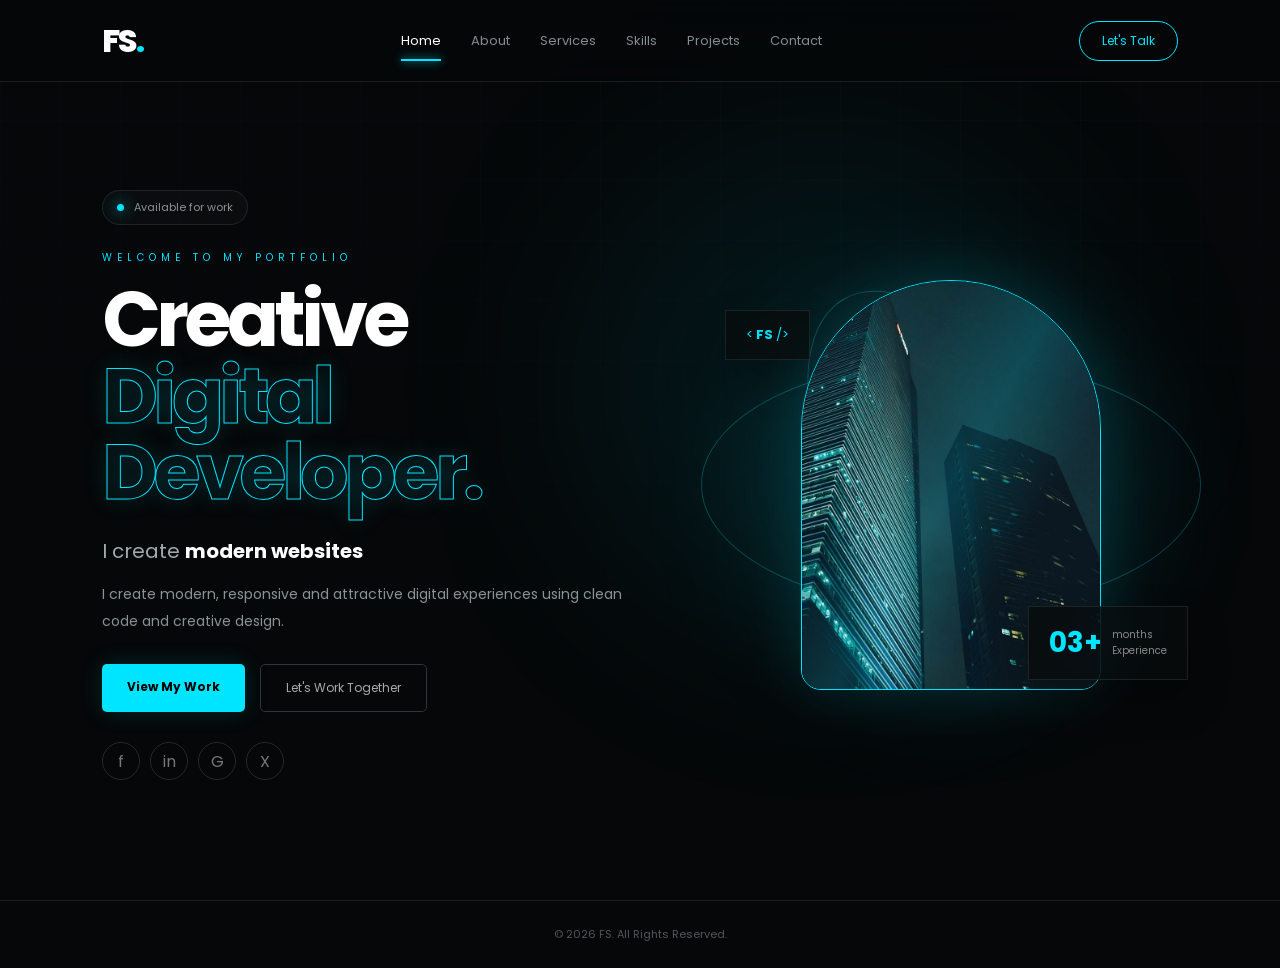
<file: index.html>
<!DOCTYPE html>
<html lang="en">

<head>
    <meta charset="UTF-8">
    <meta name="viewport" content="width=device-width, initial-scale=1.0">

    <title>FS | Home</title>

    <link rel="preconnect" href="https://fonts.googleapis.com">
    <link rel="preconnect" href="https://fonts.gstatic.com" crossorigin>

    <link href="https://fonts.googleapis.com/css2?family=Poppins:wght@300;400;500;600;700;800&display=swap"
        rel="stylesheet">

    <link rel="stylesheet" href="index.css">
   
</head>

<body>

    <div class="background">
        <span class="shape shape1"></span>
        <span class="shape shape2"></span>
        <span class="shape shape3"></span>
    </div>

    <header>

        <a href="index.html" class="logo" style="text-decoration: none;">
            FS<span>.</span></a>

        <nav>
            <a href="index.html" class="active">Home</a>
            <a href="about.html">About</a>
            <a href="services.html">Services</a>
            <a href="skills.html">Skills</a>
            <a href="projects.html">Projects</a>
            <a href="contact.html">Contact</a>
        </nav>

        <a href="contact.html" class="talk" style="text-decoration: none; ">Let's Talk</a>

    </header>


    <main>

        <section class="hero">

            <div class="hero-text">

                <div class="available">
                    <span></span>
                    Available for work
                </div>

                <p class="welcome">WELCOME TO MY PORTFOLIO</p>

                <h1>
                    Creative
                    <br>
                    <span>Digital Developer.</span>
                </h1>

                <h2>
                    I create <strong>modern websites</strong>
                </h2>

                <p class="description">
                    I create modern, responsive and attractive
                    digital experiences using clean code and
                    creative design.
                </p>

                <div class="buttons">

                    <a href="projects.html" class="primary" style="text-decoration: none;">
                        View My Work
                    </a>

                    <a href="contact.html" class="secondary" style="text-decoration: none; ">
                        Let's Work Together
                    </a>

                </div>

                <div class="social">

                    <a href="#">f</a>
                    <a href="#">in</a>
                    <a href="#">G</a>
                    <a href="#">X</a>

                </div>

            </div>


            <div class="hero-image">

                <div class="orbit orbit1"></div>
                <div class="orbit orbit2"></div>

                <div class="glow"></div>

                <div class="profile">

                    <img src="./642677809360944123.jpg" alt="FS">

                </div>

                <div class="code">
                    &lt; <b>FS</b> /&gt;
                </div>

                <div class="experience">
                    <strong>03+</strong>
                    <span>months<br>Experience</span>
                </div>

            </div>

        </section>

    </main>


    <footer>
        <p>&copy; 2026 FS. All Rights Reserved.</p>
    </footer>

</body>

</html>
</file>
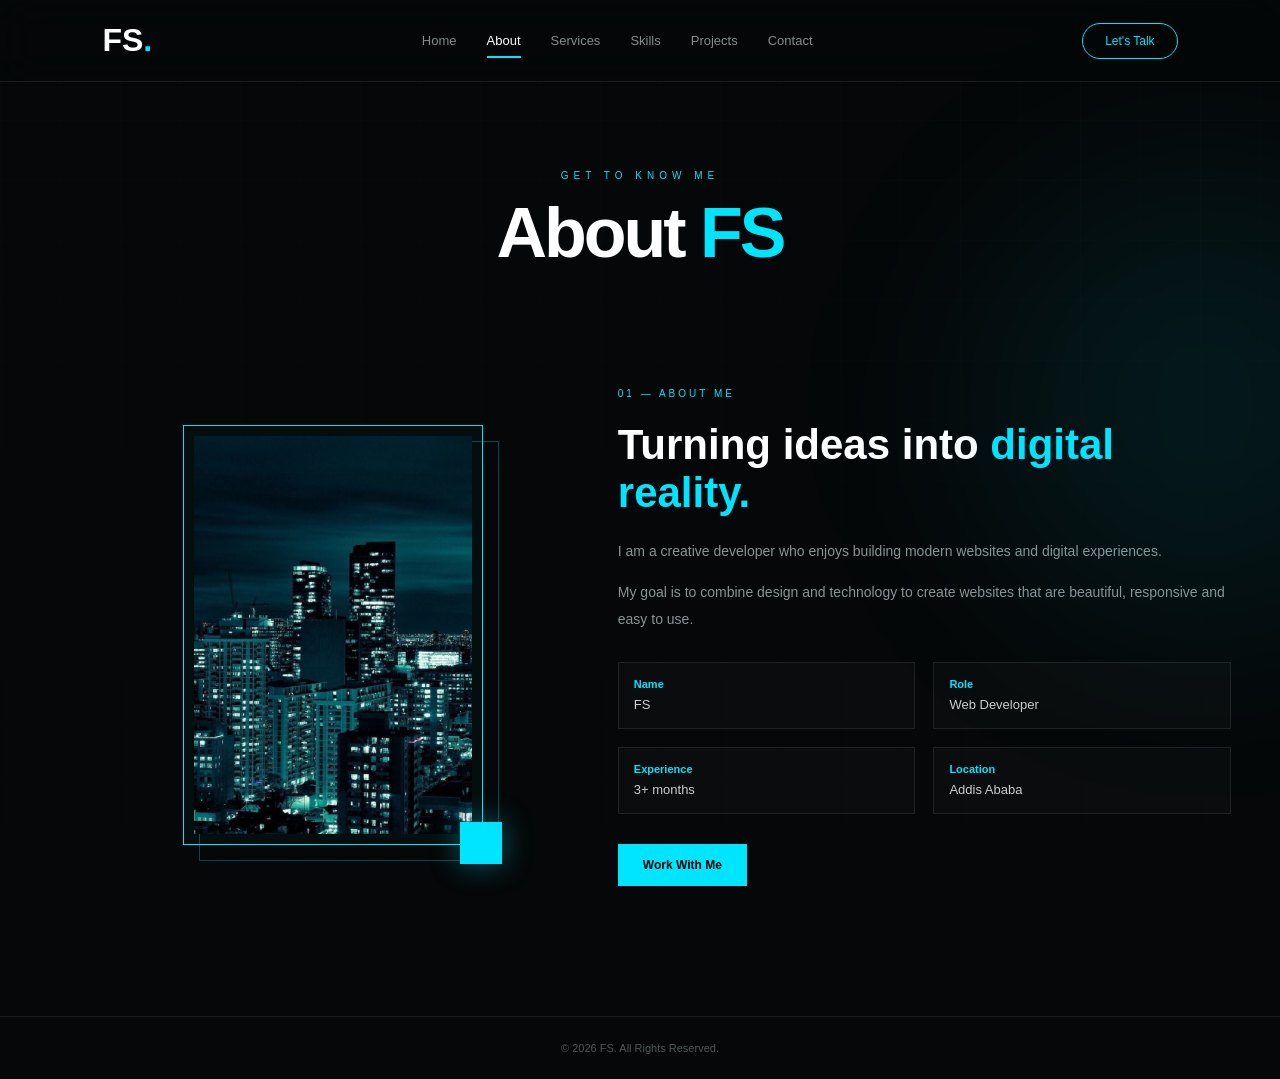
<file: about.html>
<!DOCTYPE html>
<html lang="en">

<head>
    <meta charset="UTF-8">
    <meta name="viewport" content="width=device-width, initial-scale=1.0">

    <title>FS | About</title>

    <link rel="stylesheet" href="about.css">
</head>

<body>

    <header>

        <a href="index.html" class="logo" style="text-decoration: none;">
            FS<span>.</span></a>

        <nav>
            <a href="index.html">Home</a>
            <a href="about.html" class="active">About</a>
            <a href="services.html">Services</a>
            <a href="skills.html">Skills</a>
            <a href="projects.html">Projects</a>
            <a href="contact.html">Contact</a>
        </nav>

        <a href="contact.html" class="talk" style="text-decoration: none; ">Let's Talk</a>

    </header>


    <main>

        <section class="page-title">

            <p>GET TO KNOW ME</p>

            <h1>About <span>FS</span></h1>

        </section>


        <section class="about">

            <div class="about-image">

                <div class="image-box">
                    <img src="./ph49.jpg" alt="FS">
                </div>

            </div>


            <div class="about-text">

                <small>01 — ABOUT ME</small>

                <h2>
                    Turning ideas into
                    <span>digital reality.</span>
                </h2>

                <p>
                    I am a creative developer who enjoys building
                    modern websites and digital experiences.
                </p>

                <p>
                    My goal is to combine design and technology
                    to create websites that are beautiful,
                    responsive and easy to use.
                </p>

                <div class="information">

                    <div>
                        <b>Name</b>
                        <span>FS</span>
                    </div>

                    <div>
                        <b>Role</b>
                        <span>Web Developer</span>
                    </div>

                    <div>
                        <b>Experience</b>
                        <span>3+ months </span>
                    </div>

                    <div>
                        <b>Location</b>
                        <span>Addis Ababa</span>
                    </div>

                </div>

                <a href="contact.html" class="button" style="text-decoration: none; ">
                    Work With Me 
                </a>

            </div>

        </section>

    </main>


    <footer>
        <p>&copy; 2026 FS. All Rights Reserved.</p>
    </footer>

</body>

</html>
</file>
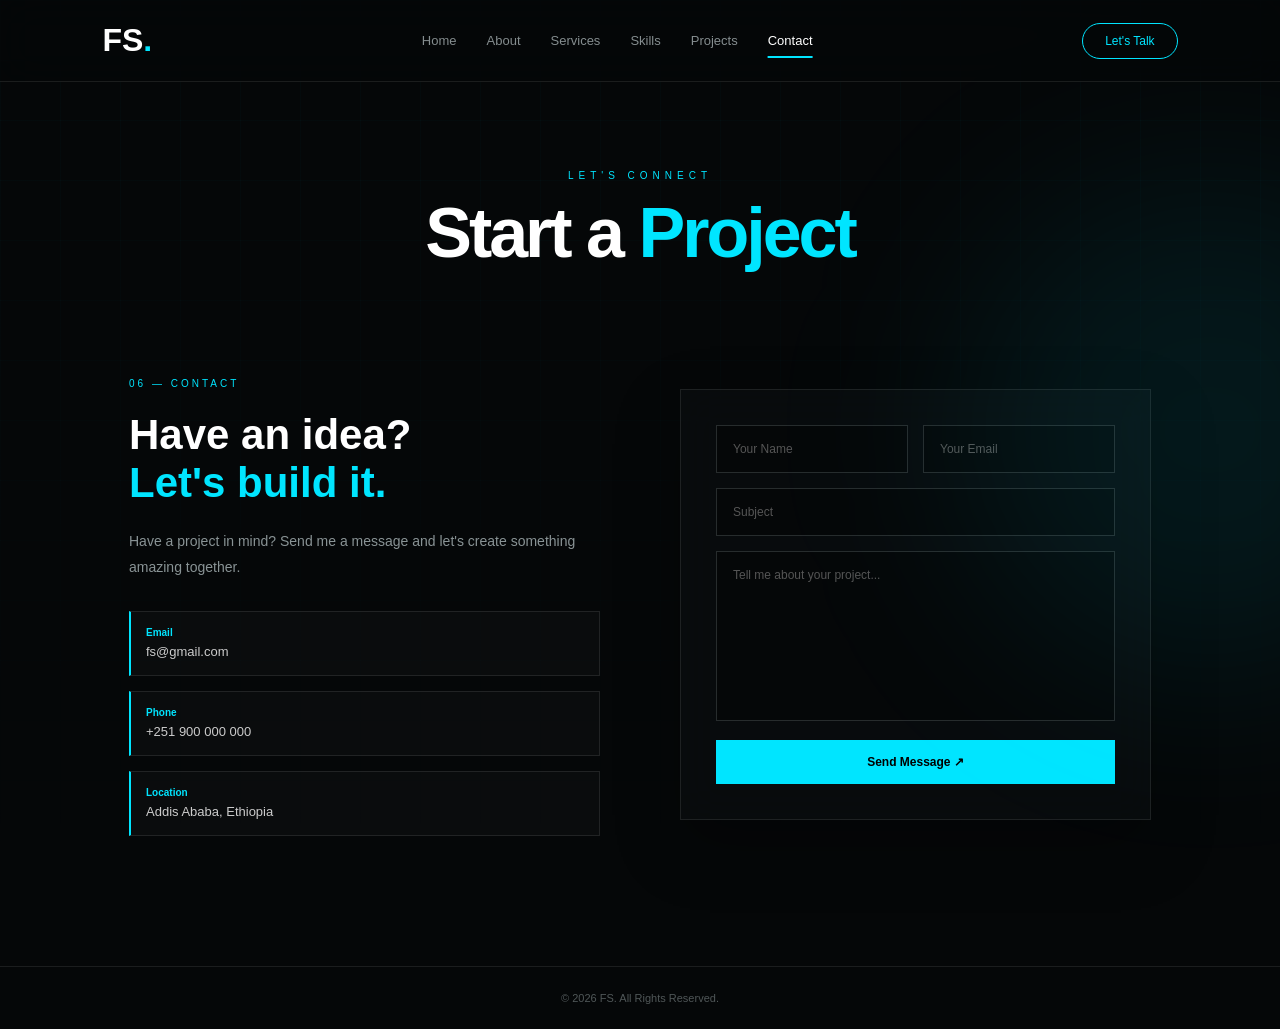
<file: contact.html>
<!DOCTYPE html>
<html lang="en">

<head>

    <meta charset="UTF-8">

    <meta name="viewport" content="width=device-width, initial-scale=1.0">

    <title>FS | Contact</title>

    <link rel="stylesheet" href="contact.css">

</head>

<body>

    <header>

        <a href="index.html" class="logo" style="text-decoration: none; ">
            FS<span>.</span>
        </a>

        <nav>

            <a href="index.html">Home</a>
            <a href="about.html">About</a>
            <a href="services.html">Services</a>
            <a href="skills.html">Skills</a>
            <a href="projects.html">Projects</a>
            <a href="contact.html" class="active">Contact</a>

        </nav>

        <a href="contact.html" class="talk" style="text-decoration: none; ">
            Let's Talk
        </a>

    </header>


    <main>

        <section class="title">

            <p>LET'S CONNECT</p>

            <h1>
                Start a <span>Project</span>
            </h1>

        </section>


        <section class="contact">

            <div class="contact-text">

                <small>06 — CONTACT</small>

                <h2>
                    Have an idea?
                    <span>Let's build it.</span>
                </h2>

                <p>
                    Have a project in mind? Send me a message
                    and let's create something amazing together.
                </p>

                <div class="details">

                    <div>
                        <b>Email</b>
                        <span>fs@gmail.com</span>
                    </div>

                    <div>
                        <b>Phone</b>
                        <span>+251 900 000 000</span>
                    </div>

                    <div>
                        <b>Location</b>
                        <span>Addis Ababa, Ethiopia</span>
                    </div>

                </div>

            </div>


            <form>

                <div class="row">

                    <input type="text" placeholder="Your Name">

                    <input type="email" placeholder="Your Email">

                </div>

                <input type="text" placeholder="Subject">

                <textarea placeholder="Tell me about your project..."></textarea>

                <button type="submit">
                    Send Message ↗
                </button>

            </form>

        </section>

    </main>


    <footer>
        <p>&copy; 2026 FS. All Rights Reserved.</p>
    </footer>

</body>

</html>
</file>
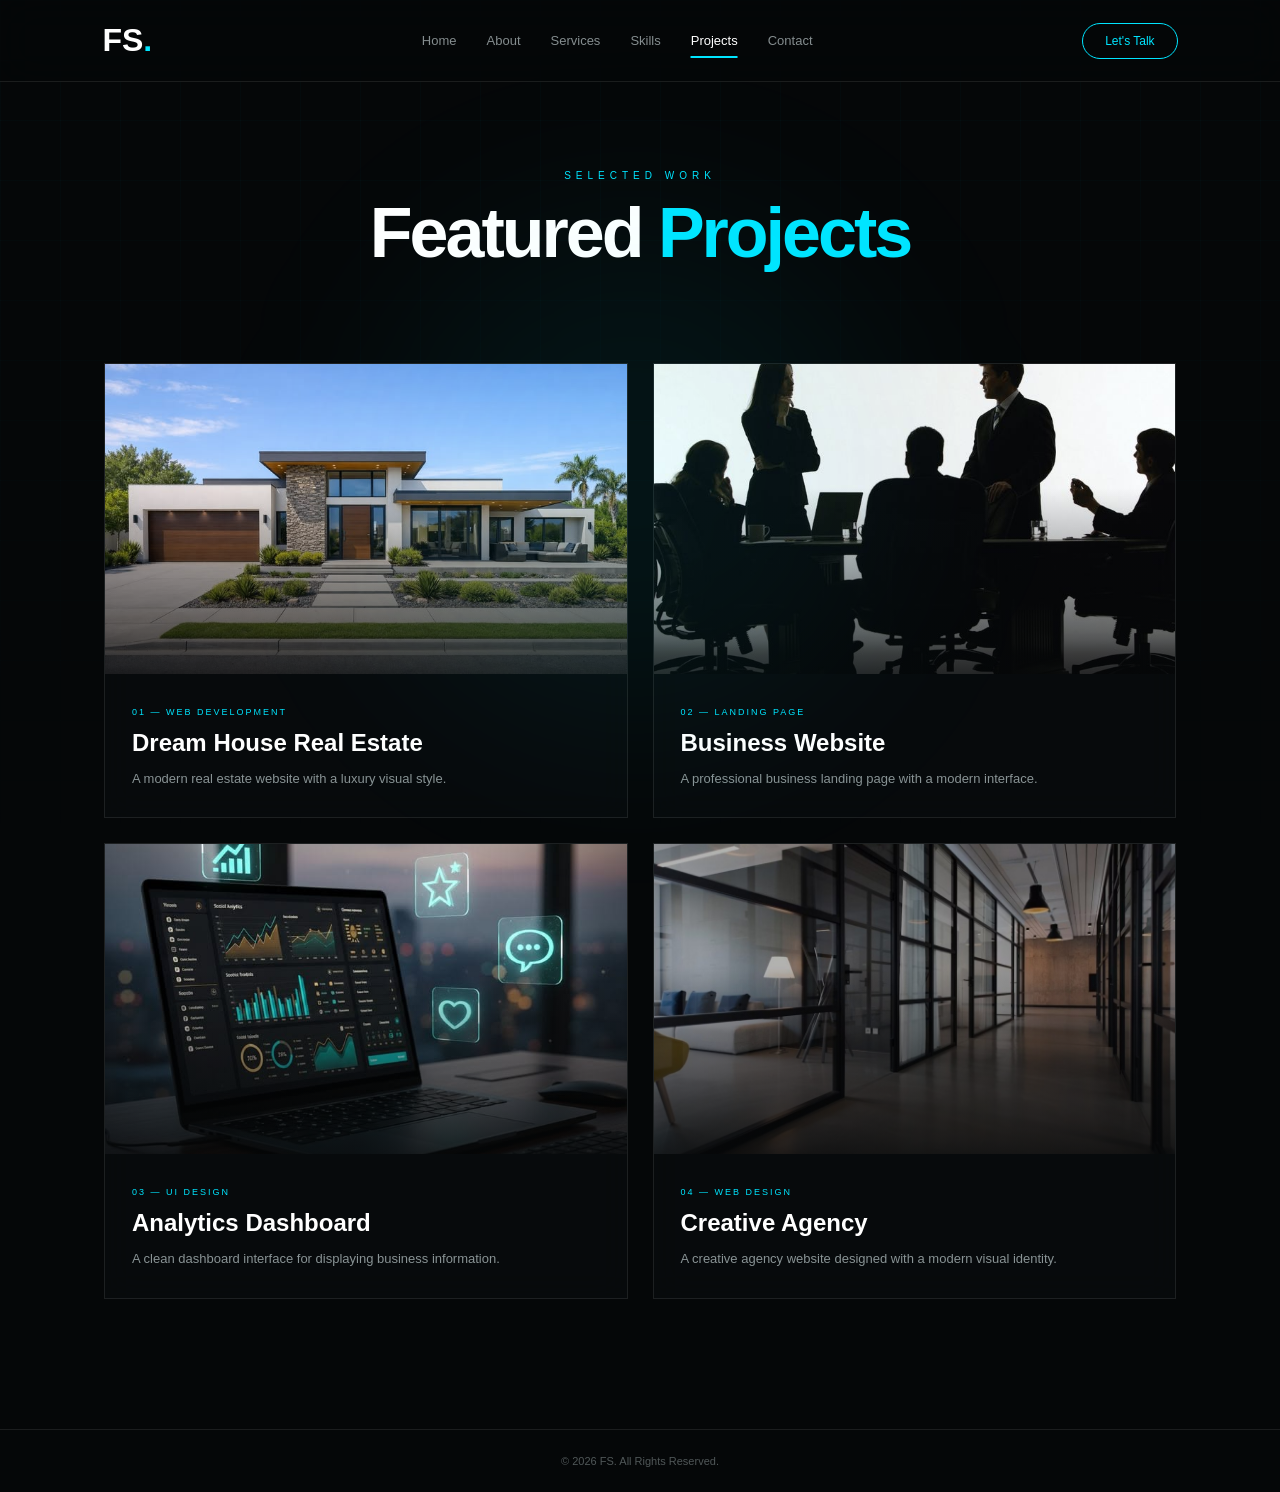
<file: projects.html>
<!DOCTYPE html>
<html lang="en">

<head>

    <meta charset="UTF-8">

    <meta name="viewport" content="width=device-width, initial-scale=1.0">

    <title>FS | Projects</title>

    <link rel="stylesheet" href="projects.css">

</head>

<body>

    <header>

        <a href="index.html" class="logo" style="text-decoration: none; ">
            FS<span>.</span>
        </a>

        <nav>

            <a href="index.html">Home</a>
            <a href="about.html">About</a>
            <a href="services.html">Services</a>
            <a href="skills.html">Skills</a>
            <a href="projects.html" class="active">Projects</a>
            <a href="contact.html">Contact</a>

        </nav>

        <a href="contact.html" class="talk" style="text-decoration: none; ">
            Let's Talk
        </a>

    </header>


    <main>

        <section class="title">

            <p>SELECTED WORK</p>

            <h1>
                Featured <span>Projects</span>
            </h1>

        </section>


        <section class="projects">


            <article class="project">

                <div class="image">

                    <img src="./Modern Single-Story House with Stone and Wood Accents.jpg" alt="Real Estate">

                    <div class="overlay">

                        <a href="https://level3-project-sigma.vercel.app/"
                            style="color: rgba(0,229,255,.5); text-decoration: none;">View Project </a>
                    </div>

                </div>

                <div class="info">

                    <small>01 — WEB DEVELOPMENT</small>

                    <h2>Dream House Real Estate</h2>

                    <p>
                        A modern real estate website with
                        a luxury visual style.
                    </p>

                </div>

            </article>


            <article class="project">

                <div class="image">

                    <img src="./Team Lease Regtech.jpg" alt="Business">

                    <div class="overlay">
                        View Project
                    </div>

                </div>

                <div class="info">

                    <small>02 — LANDING PAGE</small>

                    <h2>Business Website</h2>

                    <p>
                        A professional business landing
                        page with a modern interface.
                    </p>

                </div>

            </article>


            <article class="project">

                <div class="image">

                    <img src="./smart Digital Analytics Workspace.jpg" alt="Dashboard">

                    <div class="overlay">
                        View Project
                    </div>

                </div>

                <div class="info">

                    <small>03 — UI DESIGN</small>

                    <h2>Analytics Dashboard</h2>

                    <p>
                        A clean dashboard interface for
                        displaying business information.
                    </p>

                </div>

            </article>


            <article class="project">

                <div class="image">

                    <img src="ph51.jpg"
                        alt="Office">

                    <div class="overlay">
                        View Project
                    </div>

                </div>

                <div class="info">

                    <small>04 — WEB DESIGN</small>

                    <h2>Creative Agency</h2>

                    <p>
                        A creative agency website designed
                        with a modern visual identity.
                    </p>

                </div>

            </article>


        </section>

    </main>


    <footer>
        <p>&copy; 2026 FS. All Rights Reserved.</p>
    </footer>

</body>

</html>
</file>
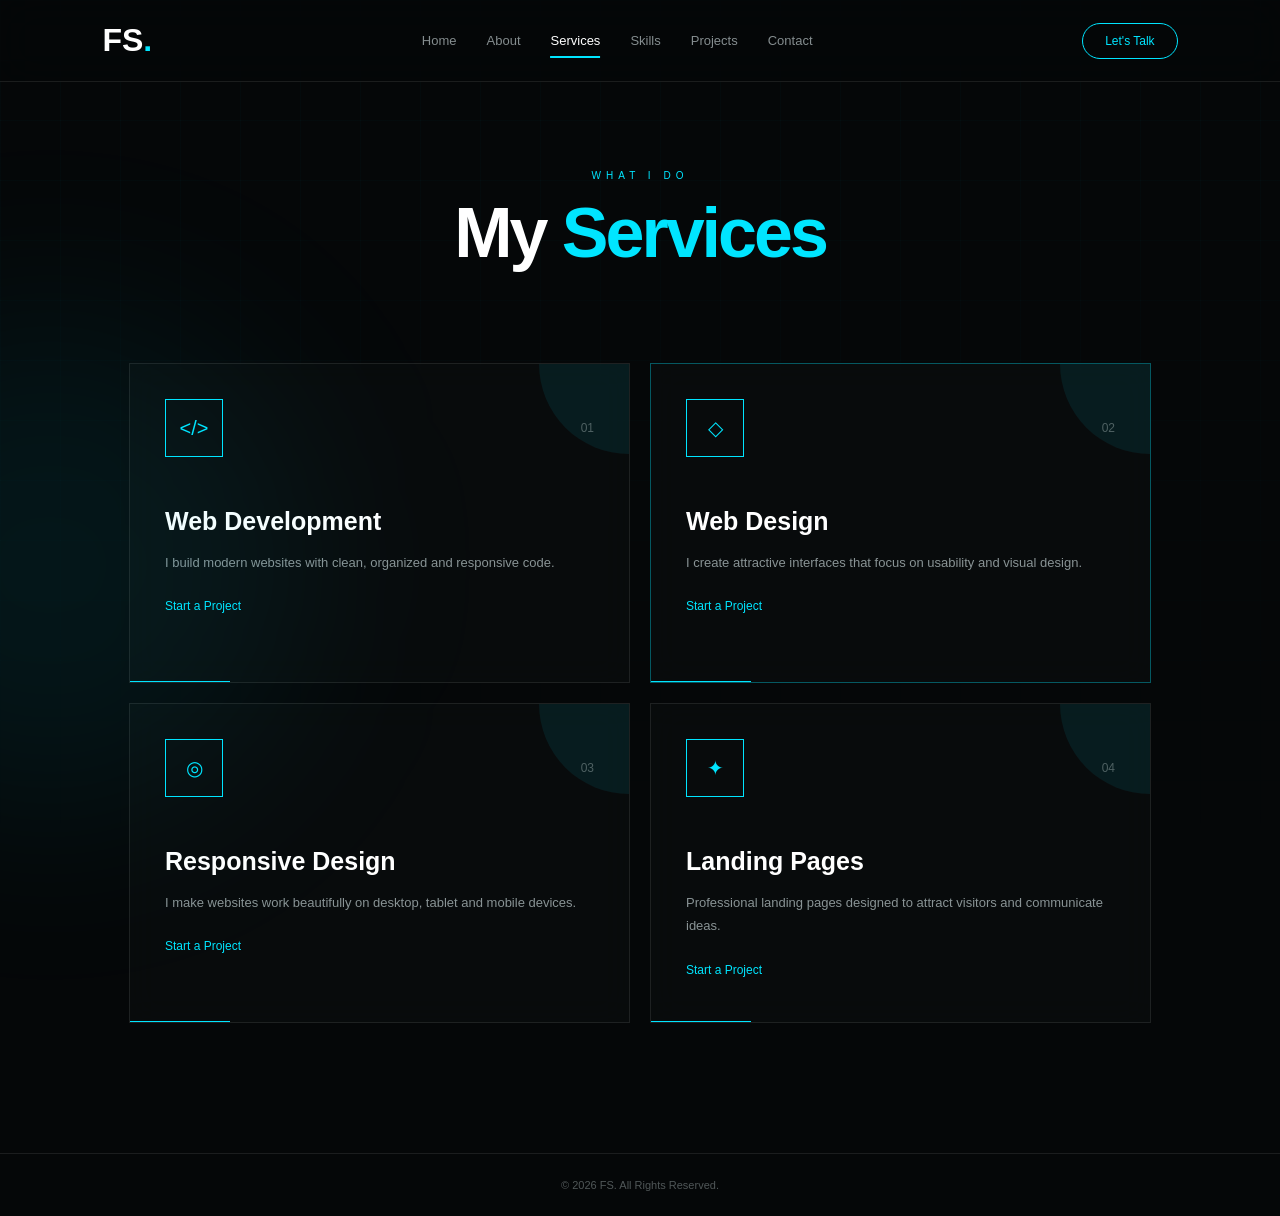
<file: services.html>
<!DOCTYPE html>
<html lang="en">

<head>
    <meta charset="UTF-8">
    <meta name="viewport" content="width=device-width, initial-scale=1.0">

    <title>FS | Services</title>

    <link rel="stylesheet" href="services.css">
</head>

<body>

    <header>

        <a href="index.html" class="logo" style="text-decoration: none; ">
            FS<span>.</span></a>

        <nav>
            <a href="index.html">Home</a>
            <a href="about.html">About</a>
            <a href="services.html" class="active">Services</a>
            <a href="skills.html">Skills</a>
            <a href="projects.html">Projects</a>
            <a href="contact.html">Contact</a>
        </nav>

        <a href="contact.html" class="talk" style="text-decoration: none; ">Let's Talk</a>

    </header>


    <main>

        <section class="title">

            <p>WHAT I DO</p>

            <h1>My <span>Services</span></h1>

        </section>


        <section class="services">

            <article class="card">

                <div class="top">
                    <span class="icon">&lt;/&gt;</span>
                    <small>01</small>
                </div>

                <h2>Web Development</h2>

                <p>
                    I build modern websites with clean,
                    organized and responsive code.
                </p>

                <a href="contact.html" style="text-decoration: none; ">Start a Project </a>

            </article>


            <article class="card featured">

                <div class="top">
                    <span class="icon">◇</span>
                    <small>02</small>
                </div>

                <h2>Web Design</h2>

                <p>
                    I create attractive interfaces that
                    focus on usability and visual design.
                </p>

                <a href="contact.html" style="text-decoration: none; ">Start a Project </a>

            </article>


            <article class="card">

                <div class="top">
                    <span class="icon">◎</span>
                    <small>03</small>
                </div>

                <h2>Responsive Design</h2>

                <p>
                    I make websites work beautifully on
                    desktop, tablet and mobile devices.
                </p>

                <a href="contact.html" style="text-decoration: none; ">Start a Project </a>

            </article>


            <article class="card">

                <div class="top">
                    <span class="icon">✦</span>
                    <small>04</small>
                </div>

                <h2>Landing Pages</h2>

                <p>
                    Professional landing pages designed
                    to attract visitors and communicate ideas.
                </p>

                <a href="contact.html" style="text-decoration: none; ">Start a Project </a>

            </article>

        </section>

    </main>


    <footer>
        <p>&copy; 2026 FS. All Rights Reserved.</p>
    </footer>

</body>

</html>
</file>
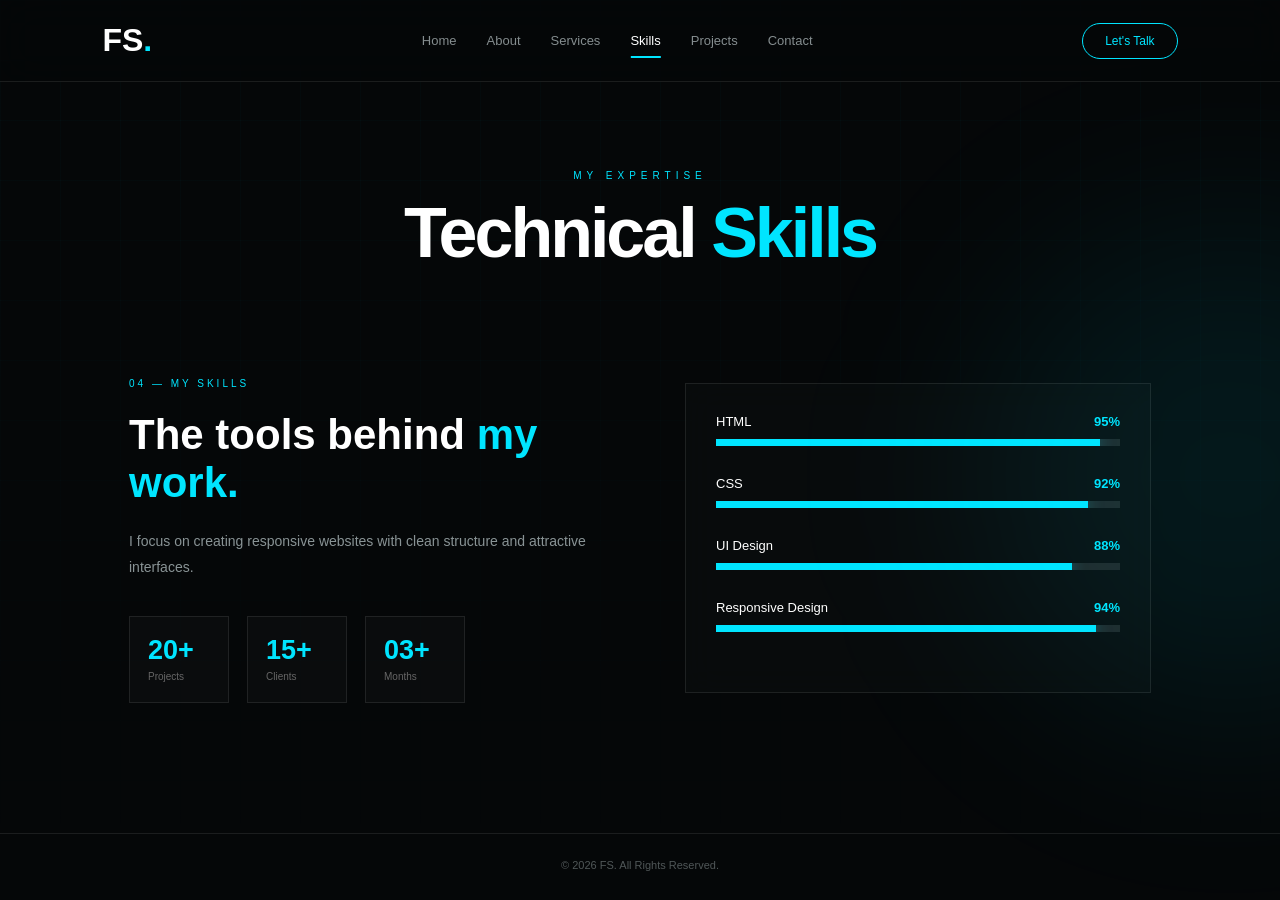
<file: skills.html>
<!DOCTYPE html>
<html lang="en">

<head>

    <meta charset="UTF-8">

    <meta name="viewport" content="width=device-width, initial-scale=1.0">

    <title>FS | Skills</title>

    <link rel="stylesheet" href="skills.css">

</head>

<body>

    <header>

        <a href="index.html" class="logo" style="text-decoration: none; ">
            FS<span>.</span>
        </a>

        <nav>
            <a href="index.html">Home</a>
            <a href="about.html">About</a>
            <a href="services.html">Services</a>
            <a href="skills.html" class="active">Skills</a>
            <a href="projects.html">Projects</a>
            <a href="contact.html">Contact</a>
        </nav>

        <a href="contact.html" class="talk" style="text-decoration: none; ">
            Let's Talk
        </a>

    </header>


    <main>

        <section class="title">

            <p>MY EXPERTISE</p>

            <h1>Technical <span>Skills</span></h1>

        </section>


        <section class="skills">

            <div class="skills-text">

                <small>04 — MY SKILLS</small>

                <h2>
                    The tools behind
                    <span>my work.</span>
                </h2>

                <p>
                    I focus on creating responsive websites
                    with clean structure and attractive
                    interfaces.
                </p>

                <div class="stats">

                    <div>
                        <strong>20+</strong>
                        <span>Projects</span>
                    </div>

                    <div>
                        <strong>15+</strong>
                        <span>Clients</span>
                    </div>

                    <div>
                        <strong>03+</strong>
                        <span>Months</span>
                    </div>

                </div>

            </div>


            <div class="skill-list">

                <div class="skill">

                    <div>
                        <span>HTML</span>
                        <b>95%</b>
                    </div>

                    <section>
                        <span class="html"></span>
                    </section>

                </div>


                <div class="skill">

                    <div>
                        <span>CSS</span>
                        <b>92%</b>
                    </div>

                    <section>
                        <span class="css"></span>
                    </section>

                </div>


                <div class="skill">

                    <div>
                        <span>UI Design</span>
                        <b>88%</b>
                    </div>

                    <section>
                        <span class="ui"></span>
                    </section>

                </div>


                <div class="skill">

                    <div>
                        <span>Responsive Design</span>
                        <b>94%</b>
                    </div>

                    <section>
                        <span class="responsive"></span>
                    </section>

                </div>

            </div>

        </section>

    </main>


    <footer>
        <p>&copy; 2026 FS. All Rights Reserved.</p>
    </footer>

</body>

</html>
</file>
<file: index.css>
* {
    margin: 0;
    padding: 0;
    box-sizing: border-box;
}

html {
    scroll-behavior: smooth;
}

body {
    font-family: "Poppins", Arial, sans-serif;
    background: #050708;
    color: white;
    overflow-x: hidden;
}

:root {
    --cyan: #00e5ff;
    --cyan-light: #8df5ff;
    --dark: #050708;
    --card: rgba(12, 17, 18, 0.75);
    --gray: #899395;
    --border: rgba(255, 255, 255, 0.09);
}


body::before {
    content: "";
    position: fixed;
    inset: 0;

    background:
        linear-gradient(rgba(0, 229, 255, 0.025) 1px, transparent 1px),
        linear-gradient(90deg, rgba(0, 229, 255, 0.025) 1px, transparent 1px);

    background-size: 60px 60px;

    mask-image: linear-gradient(to bottom, black, transparent);
    pointer-events: none;
    z-index: -3;
}

body::after {
    content: "";

    position: fixed;

    width: 500px;
    height: 500px;

    top: 15%;
    left: 45%;

    border-radius: 50%;

    background: rgba(0, 229, 255, 0.07);

    filter: blur(100px);

    pointer-events: none;

    z-index: -4;

    /* animation: backgroundGlow 7s ease-in-out infinite; */
}

@keyframes backgroundGlow {
    50% {
        transform: scale(1.3);
        opacity: 0.5;
    }
}


header {
    width: 100%;
    height: 82px;

    padding: 0 8%;

    position: fixed;
    top: 0;
    left: 0;

    display: flex;
    align-items: center;
    justify-content: space-between;

    background: rgba(5, 7, 8, 0.75);

    backdrop-filter: blur(20px);

    border-bottom: 1px solid var(--border);

    z-index: 100;
}

.logo {
    color: white;
    font-size: 32px;
    font-weight: 800;
    letter-spacing: -2px;
}

.logo span {
    color: var(--cyan);
}

nav {
    display: flex;
    gap: 30px;
}

nav a {
    position: relative;

    color: #858d8f;

    font-size: 13px;

    transition: 0.3s;
    text-decoration: none;
}

nav a:hover,
nav a.active {
    color: white;
}

nav a::after {
    content: "";

    position: absolute;

    left: 50%;
    bottom: -10px;

    width: 0;
    height: 2px;

    background: var(--cyan);

    transform: translateX(-50%);

    box-shadow: 0 0 10px var(--cyan);

    transition: 0.3s;
}

nav a:hover::after,
nav a.active::after {
    width: 100%;
}

.talk {
    padding: 10px 22px;

    border: 1px solid var(--cyan);

    border-radius: 30px;

    color: var(--cyan);

    font-size: 12px;

    transition: 0.3s;
}

.talk:hover {
    background: var(--cyan);
    color: #000;

    box-shadow: 0 0 30px rgba(0, 229, 255, 0.35);

    transform: translateY(-3px);
}


.hero {
    min-height: 100vh;

    padding: 150px 8% 80px;

    display: flex;
    align-items: center;
    justify-content: space-between;

    gap: 70px;
}

.hero-text {
    width: 55%;

    animation: slideLeft 1s ease forwards;
}

@keyframes slideLeft {
    from {
        opacity: 0;
        transform: translateX(-50px);
    }

    to {
        opacity: 1;
        transform: translateX(0);
    }
}

.available {
    display: inline-flex;
    align-items: center;
    gap: 10px;

    padding: 8px 14px;

    border: 1px solid var(--border);

    border-radius: 30px;

    color: #899395;

    font-size: 11px;

    background: rgba(255, 255, 255, 0.025);

    margin-bottom: 25px;
}

.available span {
    width: 7px;
    height: 7px;

    border-radius: 50%;

    background: var(--cyan);

    box-shadow: 0 0 15px var(--cyan);

    animation: pulse 1.5s infinite;
}

@keyframes pulse {
    50% {
        transform: scale(1.8);
        opacity: 0.3;
    }
}

.welcome {
    color: var(--cyan);

    letter-spacing: 5px;

    font-size: 10px;

    margin-bottom: 15px;
}

.hero h1 {
    font-size: clamp(50px, 6vw, 82px);

    line-height: 1;

    letter-spacing: -5px;
}

.hero h1 span {
    color: transparent;

    -webkit-text-stroke: 1px var(--cyan);

    text-shadow: 0 0 25px rgba(0, 229, 255, 0.15);
}

.hero h2 {
    margin: 25px 0 15px;

    color: #a0aaac;

    font-size: 20px;

    font-weight: 400;
}

.hero h2 strong {
    color: white;
}

.description {
    max-width: 550px;

    color: var(--gray);

    line-height: 1.9;

    font-size: 14px;
}




.buttons {
    display: flex;

    gap: 15px;

    margin: 30px 0;
}

.primary,
.secondary {
    padding: 14px 25px;

    border-radius: 5px;

    font-size: 12px;

    transition: 0.3s;
}

.primary {
    background: var(--cyan);

    color: #000;

    font-weight: 700;

    box-shadow: 0 0 25px rgba(0, 229, 255, 0.15);
}

.primary:hover {
    transform: translateY(-6px);

    box-shadow:
        0 15px 35px rgba(0, 229, 255, 0.2),
        0 0 30px rgba(0, 229, 255, 0.15);
}

.secondary {
    border: 1px solid #303637;

    color: #aaa;
}

.secondary:hover {
    border-color: var(--cyan);

    color: var(--cyan);

    transform: translateY(-6px);
}


.social {
    display: flex;

    gap: 10px;
}

.social a {
    width: 38px;
    height: 38px;

    display: flex;

    justify-content: center;
    align-items: center;

    border: 1px solid #252a2b;

    border-radius: 50%;

    color: #777;

    transition: 0.3s; 
    text-decoration: none;
}

.social a:hover {
    color: #000;

    background: var(--cyan);

    border-color: var(--cyan);

    transform: translateY(-5px) rotate(8deg);

    box-shadow: 0 0 20px rgba(0, 229, 255, 0.3);
    text-decoration: none;
}


.hero-image {
    width: 45%;
    height: 550px;

    position: relative;

    display: flex;

    align-items: center;
    justify-content: center;

    animation: slideRight 1s ease forwards;
}

@keyframes slideRight {
    from {
        opacity: 0;
        transform: translateX(50px);
    }

    to {
        opacity: 1;
        transform: translateX(0);
    }
}

.profile {
    width: 300px;
    height: 410px;

    position: relative;

    overflow: hidden;

    border: 1px solid var(--cyan);

    border-radius: 150px 150px 20px 20px;

    z-index: 5;

    box-shadow:
        0 0 60px rgba(0, 229, 255, 0.12);

    animation: profileFloat 5s ease-in-out infinite;
}

.profile::after {
    content: "";

    position: absolute;

    inset: 0;

    background:
        linear-gradient(120deg,
            transparent 30%,
            rgba(0, 229, 255, 0.15),
            transparent 70%);

    animation: shine 4s infinite;
}

@keyframes shine {
    from {
        transform: translateX(-100%);
    }

    to {
        transform: translateX(100%);
    }
}

.profile img {
    width: 100%;
    height: 100%;

    object-fit: cover;
}

@keyframes profileFloat {
    50% {
        transform: translateY(-20px);
    }
}


.glow {
    position: absolute;

    width: 380px;
    height: 380px;

    border-radius: 50%;

    background: rgba(0, 229, 255, 0.12);

    filter: blur(60px);

    animation: glowPulse 5s infinite;
}

@keyframes glowPulse {
    50% {
        transform: scale(1.2);
        opacity: 0.5;
    }
}

.orbit {
    position: absolute;

    border: 1px solid rgba(0, 229, 255, 0.25);

    border-radius: 50%;
}

.orbit1 {
    width: 500px;
    height: 250px;

    animation: orbitOne 12s linear infinite;
}

.orbit2 {
    width: 430px;
    height: 220px;

    transform: rotate(60deg);

    animation: orbitTwo 15s linear infinite reverse;
}

@keyframes orbitOne {
    to {
        transform: rotate(360deg);
    }
}

@keyframes orbitTwo {
    to {
        transform: rotate(420deg);
    }
}


.code,
.experience {
    position: absolute;

    z-index: 10;

    background: rgba(8, 12, 13, 0.8);

    backdrop-filter: blur(15px);

    border: 1px solid var(--border);

    box-shadow: 0 20px 40px rgba(0, 0, 0, 0.3);

    animation: floatingCard 4s ease-in-out infinite;
}

.code {
    top: 100px;
    left: 0;

    padding: 14px 20px;

    color: var(--cyan);

    font-size: 13px;
}

.experience {
    right: -10px;
    bottom: 80px;

    padding: 15px 20px;

    display: flex;

    align-items: center;

    gap: 10px;
}

.experience strong {
    color: var(--cyan);

    font-size: 28px;
}

.experience span {
    color: #888;

    font-size: 10px;
}

@keyframes floatingCard {
    50% {
        transform: translateY(-15px);
    }
}



footer {
    padding: 25px;

    text-align: center;

    border-top: 1px solid var(--border);

    color: #505758;

    font-size: 11px;
}



@media (max-width: 900px) {

    header {
        height: auto;

        padding: 18px 5%;

        flex-wrap: wrap;

        gap: 15px;
    }

    nav {
        order: 3;

        width: 100%;

        justify-content: center;

        flex-wrap: wrap;

        gap: 16px;
    }

    .talk {
        display: none;
    }

    .hero {
        flex-direction: column;

        text-align: center;

        padding: 160px 5% 80px;
    }

    .hero-text,
    .hero-image {
        width: 100%;
    }

    .description {
        margin: auto;
    }

    .buttons,
    .social {
        justify-content: center;
    }
}

@media (max-width: 500px) {

    .hero h1 {
        font-size: 43px;

        letter-spacing: -2px;
    }

    .hero h2 {
        font-size: 17px;
    }

    .hero-image {
        transform: scale(0.7);

        margin-top: -60px;

        height: 450px;
    }

    .buttons {
        flex-direction: column;
    }
}
</file>
<file: about.css>
* {
    margin: 0;
    padding: 0;
    box-sizing: border-box;
}

body {
    font-family: "Poppins", Arial, sans-serif;

    background: #050708;

    color: white;

    overflow-x: hidden;
}

:root {
    --cyan: #00e5ff;
    --gray: #899395;
    --border: rgba(255,255,255,.09);
}


body::before {
    content: "";

    position: fixed;

    inset: 0;

    background:
        linear-gradient(rgba(0,229,255,.025) 1px, transparent 1px),
        linear-gradient(90deg, rgba(0,229,255,.025) 1px, transparent 1px);

    background-size: 60px 60px;

    mask-image: linear-gradient(to bottom, black, transparent);

    pointer-events: none;

    z-index: -2;
}

body::after {
    content: "";

    position: fixed;

    width: 450px;
    height: 450px;

    top: 20%;
    right: -150px;

    border-radius: 50%;

    background: rgba(0,229,255,.08);

    filter: blur(100px);

    animation: glow 7s infinite;
}

@keyframes glow {
    50% {
        transform: scale(1.3);
    }
}



header {
    height: 82px;

    padding: 0 8%;

    position: fixed;

    top: 0;

    width: 100%;

    display: flex;

    align-items: center;

    justify-content: space-between;

    background: rgba(5,7,8,.78);

    backdrop-filter: blur(20px);

    border-bottom: 1px solid var(--border);

    z-index: 50;
}

.logo {
    color: white;

    font-size: 32px;

    font-weight: 800;
}

.logo span {
    color: var(--cyan);
}

nav {
    display: flex;

    gap: 30px;
}

nav a {
    color: #858d8f;

    font-size: 13px;

    position: relative;

    transition: .3s; 
    text-decoration: none;
}

nav a:hover,
nav a.active {
    color: white;
}

nav a::after {
    content: "";

    position: absolute;

    bottom: -10px;

    left: 50%;

    width: 0;
    height: 2px;

    background: var(--cyan);

    transform: translateX(-50%);

    transition: .3s;
}

nav a:hover::after,
nav a.active::after {
    width: 100%;
}

.talk {
    padding: 10px 22px;

    border: 1px solid var(--cyan);

    border-radius: 30px;

    color: var(--cyan);

    font-size: 12px;

    transition: .3s;
}

.talk:hover {
    background: var(--cyan);

    color: black;

    box-shadow: 0 0 25px rgba(0,229,255,.3);
}



.page-title {
    padding: 170px 8% 80px;

    text-align: center;

    animation: fadeDown 1s ease;
}

@keyframes fadeDown {
    from {
        opacity: 0;
        transform: translateY(-30px);
    }

    to {
        opacity: 1;
        transform: translateY(0);
    }
}

.page-title p {
    color: var(--cyan);

    font-size: 10px;

    letter-spacing: 5px;
}

.page-title h1 {
    margin-top: 12px;

    font-size: clamp(45px,6vw,70px);

    letter-spacing: -3px;
}

.page-title h1 span {
    color: var(--cyan);
}



.about {
    max-width: 1150px;

    margin: auto;

    padding: 30px 5% 130px;

    display: grid;

    grid-template-columns: 40% 60%;

    gap: 80px;

    align-items: center;
}

.about-image {
    display: flex;

    justify-content: center;

    animation: imageIn 1s ease;
}

@keyframes imageIn {
    from {
        opacity: 0;
        transform: translateX(-50px);
    }

    to {
        opacity: 1;
        transform: translateX(0);
    }
}

.image-box {
    width: 300px;
    height: 420px;

    padding: 10px;

    position: relative;

    border: 1px solid var(--cyan);

    background: rgba(0,229,255,.03);

    animation: imageFloat 5s ease-in-out infinite;
}

.image-box::before,
.image-box::after {
    content: "";

    position: absolute;

    border: 1px solid rgba(0,229,255,.3);
}

.image-box::before {
    width: 100%;
    height: 100%;

    left: 15px;
    top: 15px;

    z-index: -1;
}

.image-box::after {
    width: 40px;
    height: 40px;

    right: -20px;
    bottom: -20px;

    background: var(--cyan);

    box-shadow: 0 0 30px rgba(0,229,255,.4);
}

.image-box img {
    width: 100%;
    height: 100%;

    object-fit: cover;
}

@keyframes imageFloat {
    50% {
        transform: translateY(-15px);
    }
}


.about-text {
    animation: textIn 1s ease;
}

@keyframes textIn {
    from {
        opacity: 0;
        transform: translateX(50px);
    }

    to {
        opacity: 1;
        transform: translateX(0);
    }
}

.about-text small {
    color: var(--cyan);

    letter-spacing: 3px;

    font-size: 10px;
}

.about-text h2 {
    font-size: 42px;

    line-height: 1.15;

    margin: 20px 0;
}

.about-text h2 span {
    color: var(--cyan);
}

.about-text p {
    color: var(--gray);

    font-size: 14px;

    line-height: 1.9;

    margin-bottom: 15px;
}



.information {
    display: grid;

    grid-template-columns: 1fr 1fr;

    gap: 18px;

    margin: 30px 0;
}

.information div {
    padding: 15px;

    background: rgba(255,255,255,.025);

    border: 1px solid var(--border);

    transition: .3s;
}

.information div:hover {
    transform: translateY(-5px);

    border-color: var(--cyan);

    box-shadow: 0 10px 30px rgba(0,229,255,.07);
}

.information b {
    display: block;

    color: var(--cyan);

    font-size: 11px;

    margin-bottom: 5px;
}

.information span {
    color: #ccc;

    font-size: 13px;
}



.button {
    display: inline-block;

    padding: 14px 25px;

    background: var(--cyan);

    color: black;

    font-size: 12px;

    font-weight: 700;

    transition: .3s;
}

.button:hover {
    transform: translateY(-5px);

    box-shadow: 0 15px 35px rgba(0,229,255,.2);
}


footer {
    padding: 25px;

    text-align: center;

    border-top: 1px solid var(--border);

    color: #505758;

    font-size: 11px;
}


@media(max-width:850px) {

    header {
        height: auto;

        padding: 18px 5%;

        flex-wrap: wrap;
    }

    nav {
        order: 3;

        width: 100%;

        justify-content: center;

        flex-wrap: wrap;

        gap: 16px;
    }

    .talk {
        display: none;
    }

    .about {
        grid-template-columns: 1fr;

        text-align: center;

        gap: 60px;
    }

    .information {
        text-align: left;
    }
}

@media(max-width:500px) {

    .page-title h1 {
        font-size: 45px;
    }

    .about-text h2 {
        font-size: 31px;
    }

    .image-box {
        width: 250px;

        height: 350px;
    }
}
</file>
<file: contact.css>
* {
    margin: 0;
    padding: 0;
    box-sizing: border-box;
}

body {
    font-family: "Poppins", Arial, sans-serif;

    background: #050708;

    color: white;

    overflow-x: hidden;
}

:root {
    --cyan: #00e5ff;
    --gray: #899395;
    --border: rgba(255,255,255,.09);
}


body::before {
    content: "";

    position: fixed;

    inset: 0;

    background:
        linear-gradient(rgba(0,229,255,.025) 1px, transparent 1px),
        linear-gradient(90deg, rgba(0,229,255,.025) 1px, transparent 1px);

    background-size: 60px 60px;

    mask-image: linear-gradient(to bottom, black, transparent);

    z-index: -2;
}

body::after {
    content: "";

    position: fixed;

    width: 500px;
    height: 500px;

    right: -180px;
    top: 20%;

    background: rgba(0,229,255,.08);

    border-radius: 50%;

    filter: blur(100px);

    animation: contactGlow 7s infinite;
}

@keyframes contactGlow {
    50% {
        transform: translate(-100px,100px) scale(1.3);
    }
}

header {
    height: 82px;

    padding: 0 8%;

    position: fixed;

    top: 0;

    width: 100%;

    display: flex;

    align-items: center;

    justify-content: space-between;

    background: rgba(5,7,8,.78);

    backdrop-filter: blur(20px);

    border-bottom: 1px solid var(--border);

    z-index: 50;
}

.logo {
    color: white;

    font-size: 32px;

    font-weight: 800;
}

.logo span {
    color: var(--cyan);
}

nav {
    display: flex;

    gap: 30px;
}

nav a {
    color: #858d8f;

    font-size: 13px;

    position: relative;

    transition: .3s;
    text-decoration: none;
}

nav a:hover,
nav a.active {
    color: white;
}

nav a::after {
    content: "";

    position: absolute;

    bottom: -10px;

    left: 50%;

    width: 0;

    height: 2px;

    background: var(--cyan);

    transform: translateX(-50%);

    transition: .3s;
}

nav a:hover::after,
nav a.active::after {
    width: 100%;
}

.talk {
    padding: 10px 22px;

    border: 1px solid var(--cyan);

    border-radius: 30px;

    color: var(--cyan);

    font-size: 12px;

    transition: .3s;
}

.talk:hover {
    background: var(--cyan);

    color: black;

    box-shadow: 0 0 30px rgba(0,229,255,.3);
}



.title {
    padding: 170px 8% 70px;

    text-align: center;

    animation: titleIn 1s ease;
}

@keyframes titleIn {
    from {
        opacity: 0;

        transform: translateY(-30px);
    }

    to {
        opacity: 1;

        transform: translateY(0);
    }
}

.title p {
    color: var(--cyan);

    font-size: 10px;

    letter-spacing: 5px;
}

.title h1 {
    margin-top: 12px;

    font-size: clamp(45px,6vw,70px);

    letter-spacing: -3px;
}

.title h1 span {
    color: var(--cyan);
}


.contact {
    max-width: 1150px;

    margin: auto;

    padding: 30px 5% 130px;

    display: grid;

    grid-template-columns: 1fr 1fr;

    gap: 80px;

    align-items: center;
}



.contact-text {
    animation: leftIn 1s ease;
}

@keyframes leftIn {
    from {
        opacity: 0;

        transform: translateX(-50px);
    }

    to {
        opacity: 1;

        transform: translateX(0);
    }
}

.contact-text small {
    color: var(--cyan);

    font-size: 10px;

    letter-spacing: 3px;
}

.contact-text h2 {
    font-size: 42px;

    line-height: 1.15;

    margin: 20px 0;
}

.contact-text h2 span {
    display: block;

    color: var(--cyan);
}

.contact-text > p {
    color: var(--gray);

    font-size: 14px;

    line-height: 1.9;

    margin-bottom: 30px;
}


.details {
    display: flex;

    flex-direction: column;

    gap: 15px;
}

.details div {
    padding: 15px;

    border: 1px solid var(--border);

    background: rgba(255,255,255,.025);

    border-left: 2px solid var(--cyan);

    transition: .3s;
}

.details div:hover {
    transform: translateX(8px);

    background: rgba(0,229,255,.04);

    border-color: rgba(0,229,255,.4);
}

.details b {
    display: block;

    color: var(--cyan);

    font-size: 10px;

    margin-bottom: 4px;
}

.details span {
    color: #ccc;

    font-size: 13px;
}


form {
    padding: 35px;

    background: rgba(10,14,15,.75);

    backdrop-filter: blur(20px);

    border: 1px solid var(--border);

    box-shadow: 0 25px 60px rgba(0,0,0,.3);

    animation: rightIn 1s ease;
}

@keyframes rightIn {
    from {
        opacity: 0;

        transform: translateX(50px);
    }

    to {
        opacity: 1;

        transform: translateX(0);
    }
}

.row {
    display: flex;

    gap: 15px;
}

input,
textarea {
    width: 100%;

    padding: 16px;

    margin-bottom: 15px;

    background: #050708;

    color: white;

    border: 1px solid #272c2d;

    outline: none;

    font-family: "Poppins", Arial, sans-serif;

    font-size: 12px;

    transition: .3s;
}

input::placeholder,
textarea::placeholder {
    color: #555;
}

input:focus,
textarea:focus {
    border-color: var(--cyan);

    box-shadow:
        0 0 20px rgba(0,229,255,.08);
}

textarea {
    height: 170px;

    resize: none;
}


button {
    width: 100%;

    padding: 15px;

    border: none;

    background: var(--cyan);

    color: black;

    font-family: "Poppins", Arial, sans-serif;

    font-size: 12px;

    font-weight: 700;

    cursor: pointer;

    transition: .3s;
}

button:hover {
    transform: translateY(-5px);

    box-shadow:
        0 15px 35px rgba(0,229,255,.2),
        0 0 25px rgba(0,229,255,.12);
}



footer {
    padding: 25px;

    text-align: center;

    border-top: 1px solid var(--border);

    color: #505758;

    font-size: 11px;
}

@media(max-width:850px) {

    header {
        height: auto;

        padding: 18px 5%;

        flex-wrap: wrap;
    }

    nav {
        order: 3;

        width: 100%;

        justify-content: center;

        flex-wrap: wrap;

        gap: 16px;
    }

    .talk {
        display: none;
    }

    .contact {
        grid-template-columns: 1fr;

        gap: 50px;
    }
}

@media(max-width:500px) {

    .contact-text h2 {
        font-size: 32px;
    }

    form {
        padding: 22px;
    }

    .row {
        flex-direction: column;

        gap: 0;
    }
}
</file>
<file: projects.css>
* {
    margin: 0;
    padding: 0;
    box-sizing: border-box;
}

body {
    font-family: "Poppins", Arial, sans-serif;
    background: #050708;
    color: white;
    overflow-x: hidden;
}

:root {
    --cyan: #00e5ff;
    --gray: #899395;
    --border: rgba(255,255,255,.09);
}

body::before {
    content: "";
    position: fixed;
    inset: 0;
    background:
        linear-gradient(rgba(0,229,255,.025) 1px, transparent 1px),
        linear-gradient(90deg, rgba(0,229,255,.025) 1px, transparent 1px);

    background-size: 60px 60px;
    mask-image: linear-gradient(to bottom, black, transparent);
    z-index: -2;
}

body::after {
    content: "";
    position: fixed;
    width: 500px;
    height: 500px;
    left: 30%;
    top: 25%;
    background: rgba(0,229,255,.06);
    border-radius: 50%;
    filter: blur(100px);
    animation: backgroundPulse 7s infinite;
}

@keyframes backgroundPulse {
    50% {
        transform: scale(1.4);
        opacity: .4;
    }
}

header {
    height: 82px;
    padding: 0 8%;
    position: fixed;
    top: 0;
    width: 100%;
    display: flex;
    align-items: center;
    justify-content: space-between;
    background: rgba(5,7,8,.78);
    backdrop-filter: blur(20px);
    border-bottom: 1px solid var(--border);
    z-index: 50;
}

.logo {
    color: white;
    font-size: 32px;
    font-weight: 800;
}

.logo span {
    color: var(--cyan);
}

nav {
    display: flex;
    gap: 30px;
}

nav a {
    color: #858d8f;
    font-size: 13px;
    position: relative;
    text-decoration: none;
    transition: .3s;
}

nav a:hover,
nav a.active {
    color: white;
}

nav a::after {
    content: "";
    position: absolute;
    bottom: -10px;
    left: 50%;
    width: 0;
    height: 2px;
    background: var(--cyan);
    transform: translateX(-50%);
    transition: .3s;
}

nav a:hover::after,
nav a.active::after {
    width: 100%;
}

.talk {
    padding: 10px 22px;
    border: 1px solid var(--cyan);
    border-radius: 30px;
    color: var(--cyan);
    font-size: 12px;
    transition: .3s;
}

.talk:hover {
    background: var(--cyan);
    color: black;
    box-shadow: 0 0 30px rgba(0,229,255,.3);
}


.title {
    padding: 170px 8% 70px;
    text-align: center;
    animation: titleIn 1s ease;
}

@keyframes titleIn {
    from {
        opacity: 0;

        transform: translateY(-30px);
    }

    to {
        opacity: 1;

        transform: translateY(0);
    }
}

.title p {
    color: var(--cyan);
    font-size: 10px;
    letter-spacing: 5px;
}

.title h1 {
    margin-top: 12px;
    font-size: clamp(45px,6vw,70px);
    letter-spacing: -3px;
}

.title h1 span {
    color: var(--cyan);
}


.projects {
    max-width: 1200px;
    margin: auto;
    padding: 20px 5% 130px;
    display: grid;
    grid-template-columns: repeat(2,1fr);
    gap: 25px;
}

.project {
    overflow: hidden;
    background: rgba(9,13,14,.72);
    backdrop-filter: blur(15px);
    border: 1px solid var(--border);
    transition: 0.5s;
    animation: projectIn 0.2s ease backwards;
}

.project:nth-child(2) {
    animation-delay: .3s;
}

.project:nth-child(3) {
    animation-delay: .3s;
}

.project:nth-child(4) {
    animation-delay: .5s;
}

@keyframes projectIn {
    from {
        opacity: 0;

        transform: translateY(40px);
    }

    to {
        opacity: 1;

        transform: translateY(0);
    }
}

.project:hover {
    transform: translateY(-12px);

    border-color: rgba(0,229,255,.5);

    box-shadow:
        0 25px 50px rgba(0,0,0,.4),
        0 0 35px rgba(0,229,255,.06);
}


.image {
    height: 310px;

    position: relative;

    overflow: hidden;
}

.image::after {
    content: "";

    position: absolute;

    inset: 0;

    background:
        linear-gradient(
            to top,
            rgba(5,7,8,.8),
            transparent 60%
        );

    pointer-events: none;
}

.image img {
    width: 100%;
    height: 100%;
    object-fit: cover;
    transition: .8s;
}

.project:hover .image img {
    transform: scale(1.12);
    filter: saturate(1.2);
}



.overlay {
    position: absolute;
    left: 50%;
    top: 50%;
    transform: translate(-50%,-40%);
    padding: 13px 20px;
    border: 1px solid var(--cyan);
    background: rgba(0,0,0,.65);
    backdrop-filter: blur(10px);
    color: var(--cyan);
    font-size: 12px;
    opacity: 0;
    transition: .4s;
    z-index: 5;
}

.project:hover .overlay {
    opacity: 1;
    transform: translate(-50%,-50%);
}


.info {
    padding: 27px;
}

.info small {
    color: var(--cyan);
    font-size: 9px;
    letter-spacing: 2px;
}

.info h2 {
    margin: 10px 0;
    font-size: 24px;
}

.info p {
    color: var(--gray);
    font-size: 13px;
    line-height: 1.8;
}

footer {
    padding: 25px;
    text-align: center;
    border-top: 1px solid var(--border);
    color: #505758;
    font-size: 11px;
}

@media(max-width:850px) {

    header {
        height: auto;

        padding: 18px 5%;

        flex-wrap: wrap;
    }

    nav {
        order: 3;

        width: 100%;

        justify-content: center;

        flex-wrap: wrap;

        gap: 16px;
    }

    .talk {
        display: none;
    }

    .projects {
        grid-template-columns: 1fr;
    }
}
</file>
<file: services.css>
* {
    margin: 0;
    padding: 0;
    box-sizing: border-box;
}

body {
    font-family: "Poppins", Arial, sans-serif;

    background: #050708;

    color: white;

    overflow-x: hidden;
}

:root {
    --cyan: #00e5ff;
    --gray: #899395;
    --border: rgba(255,255,255,.09);
}



body::before {
    content: "";

    position: fixed;

    inset: 0;

    background:
        linear-gradient(rgba(0,229,255,.025) 1px, transparent 1px),
        linear-gradient(90deg, rgba(0,229,255,.025) 1px, transparent 1px);

    background-size: 60px 60px;

    mask-image: linear-gradient(to bottom, black, transparent);

    pointer-events: none;

    z-index: -2;
}

body::after {
    content: "";

    position: fixed;

    width: 500px;
    height: 500px;

    left: -200px;
    top: 35%;

    border-radius: 50%;

    background: rgba(0,229,255,.07);

    filter: blur(100px);

    animation: backgroundMove 8s infinite;
}

@keyframes backgroundMove {
    50% {
        transform: translate(100px,-50px) scale(1.3);
    }
}


header {
    height: 82px;

    padding: 0 8%;

    position: fixed;

    width: 100%;

    top: 0;

    display: flex;

    align-items: center;

    justify-content: space-between;

    background: rgba(5,7,8,.78);

    backdrop-filter: blur(20px);

    border-bottom: 1px solid var(--border);

    z-index: 50;
}

.logo {
    color: white;

    font-size: 32px;

    font-weight: 800;
}

.logo span {
    color: var(--cyan);
}

nav {
    display: flex;

    gap: 30px;
}

nav a {
    color: #858d8f;

    font-size: 13px;

    position: relative;
text-decoration: none;
    transition: .3s;
}

nav a:hover,
nav a.active {
    color: white;
}

nav a::after {
    content: "";

    position: absolute;

    width: 0;

    height: 2px;

    bottom: -10px;

    left: 50%;

    transform: translateX(-50%);

    background: var(--cyan);

    transition: .3s;
}

nav a:hover::after,
nav a.active::after {
    width: 100%;
}

.talk {
    padding: 10px 22px;

    border: 1px solid var(--cyan);

    border-radius: 30px;

    color: var(--cyan);

    font-size: 12px;

    transition: .3s;
}

.talk:hover {
    background: var(--cyan);

    color: black;

    box-shadow: 0 0 30px rgba(0,229,255,.3);

    transform: translateY(-3px);
}



.title {
    padding: 170px 8% 70px;

    text-align: center;

    animation: titleIn 1s ease;
}

@keyframes titleIn {
    from {
        opacity: 0;
        transform: translateY(-30px);
    }

    to {
        opacity: 1;
        transform: translateY(0);
    }
}

.title p {
    color: var(--cyan);

    letter-spacing: 5px;

    font-size: 10px;
}

.title h1 {
    margin-top: 12px;

    font-size: clamp(45px,6vw,70px);

    letter-spacing: -3px;
}

.title h1 span {
    color: var(--cyan);
}



.services {
    max-width: 1150px;

    margin: auto;

    padding: 20px 5% 130px;

    display: grid;

    grid-template-columns: repeat(2,1fr);

    gap: 20px;
}

.card {
    min-height: 320px;

    padding: 35px;

    position: relative;

    overflow: hidden;

    background: rgba(10,14,15,.72);

    backdrop-filter: blur(15px);

    border: 1px solid var(--border);

    transition: .5s;

    animation: cardIn .8s ease backwards;
}

.card:nth-child(2) {
    animation-delay: .15s;
}

.card:nth-child(3) {
    animation-delay: .3s;
}

.card:nth-child(4) {
    animation-delay: .45s;
}

@keyframes cardIn {
    from {
        opacity: 0;

        transform: translateY(40px);
    }

    to {
        opacity: 1;

        transform: translateY(0);
    }
}

.card::before {
    content: "";

    position: absolute;

    width: 180px;
    height: 180px;

    right: -90px;
    top: -90px;

    border-radius: 50%;

    background: rgba(0,229,255,.08);

    transition: .6s;
}

.card::after {
    content: "";

    position: absolute;

    width: 100px;
    height: 1px;

    left: 0;
    bottom: 0;

    background: var(--cyan);

    transition: .5s;
}

.card:hover {
    transform: translateY(-12px);

    border-color: rgba(0,229,255,.5);

    box-shadow:
        0 20px 50px rgba(0,0,0,.35),
        0 0 35px rgba(0,229,255,.06);
}

.card:hover::before {
    width: 400px;
    height: 400px;
}

.card:hover::after {
    width: 100%;
}

.card.featured {
    border-color: rgba(0,229,255,.35);
}



.top {
    display: flex;

    justify-content: space-between;

    align-items: center;

    margin-bottom: 50px;
}

.icon {
    width: 58px;
    height: 58px;

    display: flex;

    align-items: center;
    justify-content: center;

    color: var(--cyan);

    border: 1px solid var(--cyan);

    font-size: 20px;

    transition: .4s;
}

.card:hover .icon {
    transform: rotate(10deg) scale(1.1);

    box-shadow: 0 0 25px rgba(0,229,255,.15);
}

.top small {
    color: #555;

    font-size: 12px;
}

.card h2 {
    font-size: 25px;

    margin-bottom: 15px;
}

.card p {
    max-width: 450px;

    color: var(--gray);

    font-size: 13px;

    line-height: 1.8;
}

.card a {
    display: inline-block;

    margin-top: 25px;

    color: var(--cyan);

    font-size: 12px;

    transition: .3s;
}

.card a:hover {
    letter-spacing: 1px;
}



footer {
    padding: 25px;

    text-align: center;

    border-top: 1px solid var(--border);

    color: #505758;

    font-size: 11px;
}



@media(max-width:850px) {

    header {
        height: auto;

        padding: 18px 5%;

        flex-wrap: wrap;
    }

    nav {
        order: 3;

        width: 100%;

        justify-content: center;

        flex-wrap: wrap;

        gap: 16px;
    }

    .talk {
        display: none;
    }

    .services {
        grid-template-columns: 1fr;
    }
}
</file>
<file: skills.css>
* {
    margin: 0;
    padding: 0;
    box-sizing: border-box;
}

body {
    font-family: "Poppins", Arial, sans-serif;

    background: #050708;

    color: white;

    overflow-x: hidden;
}

:root {
    --cyan: #00e5ff;
    --gray: #899395;
    --border: rgba(255,255,255,.09);
}


body::before {
    content: "";

    position: fixed;

    inset: 0;

    background:
        linear-gradient(rgba(0,229,255,.025) 1px, transparent 1px),
        linear-gradient(90deg, rgba(0,229,255,.025) 1px, transparent 1px);

    background-size: 60px 60px;

    mask-image: linear-gradient(to bottom, black, transparent);

    z-index: -2;
}

body::after {
    content: "";

    position: fixed;

    width: 500px;
    height: 500px;

    right: -200px;
    top: 25%;

    background: rgba(0,229,255,.08);

    border-radius: 50%;

    filter: blur(100px);

    animation: glowMove 8s infinite;
}

@keyframes glowMove {
    50% {
        transform: translate(-100px,80px) scale(1.3);
    }
}


header {
    height: 82px;

    padding: 0 8%;

    position: fixed;

    top: 0;

    width: 100%;

    display: flex;

    align-items: center;

    justify-content: space-between;

    background: rgba(5,7,8,.78);

    backdrop-filter: blur(20px);

    border-bottom: 1px solid var(--border);

    z-index: 50;
}

.logo {
    color: white;

    font-size: 32px;

    font-weight: 800;
}

.logo span {
    color: var(--cyan);
}

nav {
    display: flex;

    gap: 30px;
}

nav a {
    color: #858d8f;

    font-size: 13px;

    position: relative;

    transition: .3s;
    text-decoration: none;
}

nav a:hover,
nav a.active {
    color: white;
}

nav a::after {
    content: "";

    position: absolute;

    width: 0;

    height: 2px;

    bottom: -10px;

    left: 50%;

    transform: translateX(-50%);

    background: var(--cyan);

    transition: .3s;
}

nav a:hover::after,
nav a.active::after {
    width: 100%;
}

.talk {
    padding: 10px 22px;

    border: 1px solid var(--cyan);

    border-radius: 30px;

    color: var(--cyan);

    font-size: 12px;

    transition: .3s;
}

.talk:hover {
    background: var(--cyan);

    color: black;

    box-shadow: 0 0 30px rgba(0,229,255,.3);
}


.title {
    padding: 170px 8% 70px;

    text-align: center;

    animation: titleIn 1s ease;
}

@keyframes titleIn {
    from {
        opacity: 0;

        transform: translateY(-30px);
    }

    to {
        opacity: 1;

        transform: translateY(0);
    }
}

.title p {
    color: var(--cyan);

    font-size: 10px;

    letter-spacing: 5px;
}

.title h1 {
    margin-top: 12px;

    font-size: clamp(45px,6vw,70px);

    letter-spacing: -3px;
}

.title h1 span {
    color: var(--cyan);
}



.skills {
    max-width: 1150px;

    margin: auto;

    padding: 30px 5% 130px;

    display: grid;

    grid-template-columns: 1fr 1fr;

    gap: 90px;

    align-items: center;
}

.skills-text {
    animation: leftIn 1s ease;
}

@keyframes leftIn {
    from {
        opacity: 0;

        transform: translateX(-50px);
    }

    to {
        opacity: 1;

        transform: translateX(0);
    }
}

.skills-text small {
    color: var(--cyan);

    font-size: 10px;

    letter-spacing: 3px;
}

.skills-text h2 {
    font-size: 42px;

    line-height: 1.15;

    margin: 20px 0;
}

.skills-text h2 span {
    color: var(--cyan);
}

.skills-text > p {
    color: var(--gray);

    font-size: 14px;

    line-height: 1.9;
}


.stats {
    display: flex;

    gap: 18px;

    margin-top: 35px;
}

.stats div {
    min-width: 100px;

    padding: 18px;

    border: 1px solid var(--border);

    background: rgba(255,255,255,.025);

    transition: .3s;
}

.stats div:hover {
    border-color: var(--cyan);

    transform: translateY(-7px);

    box-shadow: 0 10px 30px rgba(0,229,255,.07);
}

.stats strong {
    display: block;

    color: var(--cyan);

    font-size: 27px;
}

.stats span {
    color: #666;

    font-size: 10px;
}



.skill-list {
    padding: 30px;

    background: rgba(10,14,15,.72);

    backdrop-filter: blur(15px);

    border: 1px solid var(--border);

    animation: rightIn 1s ease;
}

@keyframes rightIn {
    from {
        opacity: 0;

        transform: translateX(50px);
    }

    to {
        opacity: 1;

        transform: translateX(0);
    }
}

.skill {
    margin-bottom: 30px;
}

.skill > div {
    display: flex;

    justify-content: space-between;

    margin-bottom: 10px;

    font-size: 13px;
}

.skill b {
    color: var(--cyan);
}

.skill section {
    height: 7px;

    overflow: hidden;

    background: #202526;
}

.skill section span {
    display: block;

    width: 0;

    height: 100%;

    background: var(--cyan);

    box-shadow: 0 0 15px rgba(0,229,255,.5);

    animation: skillLoad 2s forwards;
}

.html {
    --width: 95%;
}

.css {
    --width: 92%;

    animation-delay: .2s !important;
}

.ui {
    --width: 88%;

    animation-delay: .4s !important;
}

.responsive {
    --width: 94%;

    animation-delay: .6s !important;
}

@keyframes skillLoad {
    to {
        width: var(--width);
    }
}



footer {
    padding: 25px;

    text-align: center;

    border-top: 1px solid var(--border);

    color: #505758;

    font-size: 11px;
}

@media(max-width:850px) {

    header {
        height: auto;

        padding: 18px 5%;

        flex-wrap: wrap;
    }

    nav {
        order: 3;

        width: 100%;

        justify-content: center;

        flex-wrap: wrap;

        gap: 16px;
    }

    .talk {
        display: none;
    }

    .skills {
        grid-template-columns: 1fr;

        gap: 50px;
    }
}

@media(max-width:500px) {

    .skills-text h2 {
        font-size: 32px;
    }

    .stats {
        gap: 8px;
    }

    .stats div {
        min-width: 0;

        flex: 1;

        padding: 12px;
    }
}
</file>
